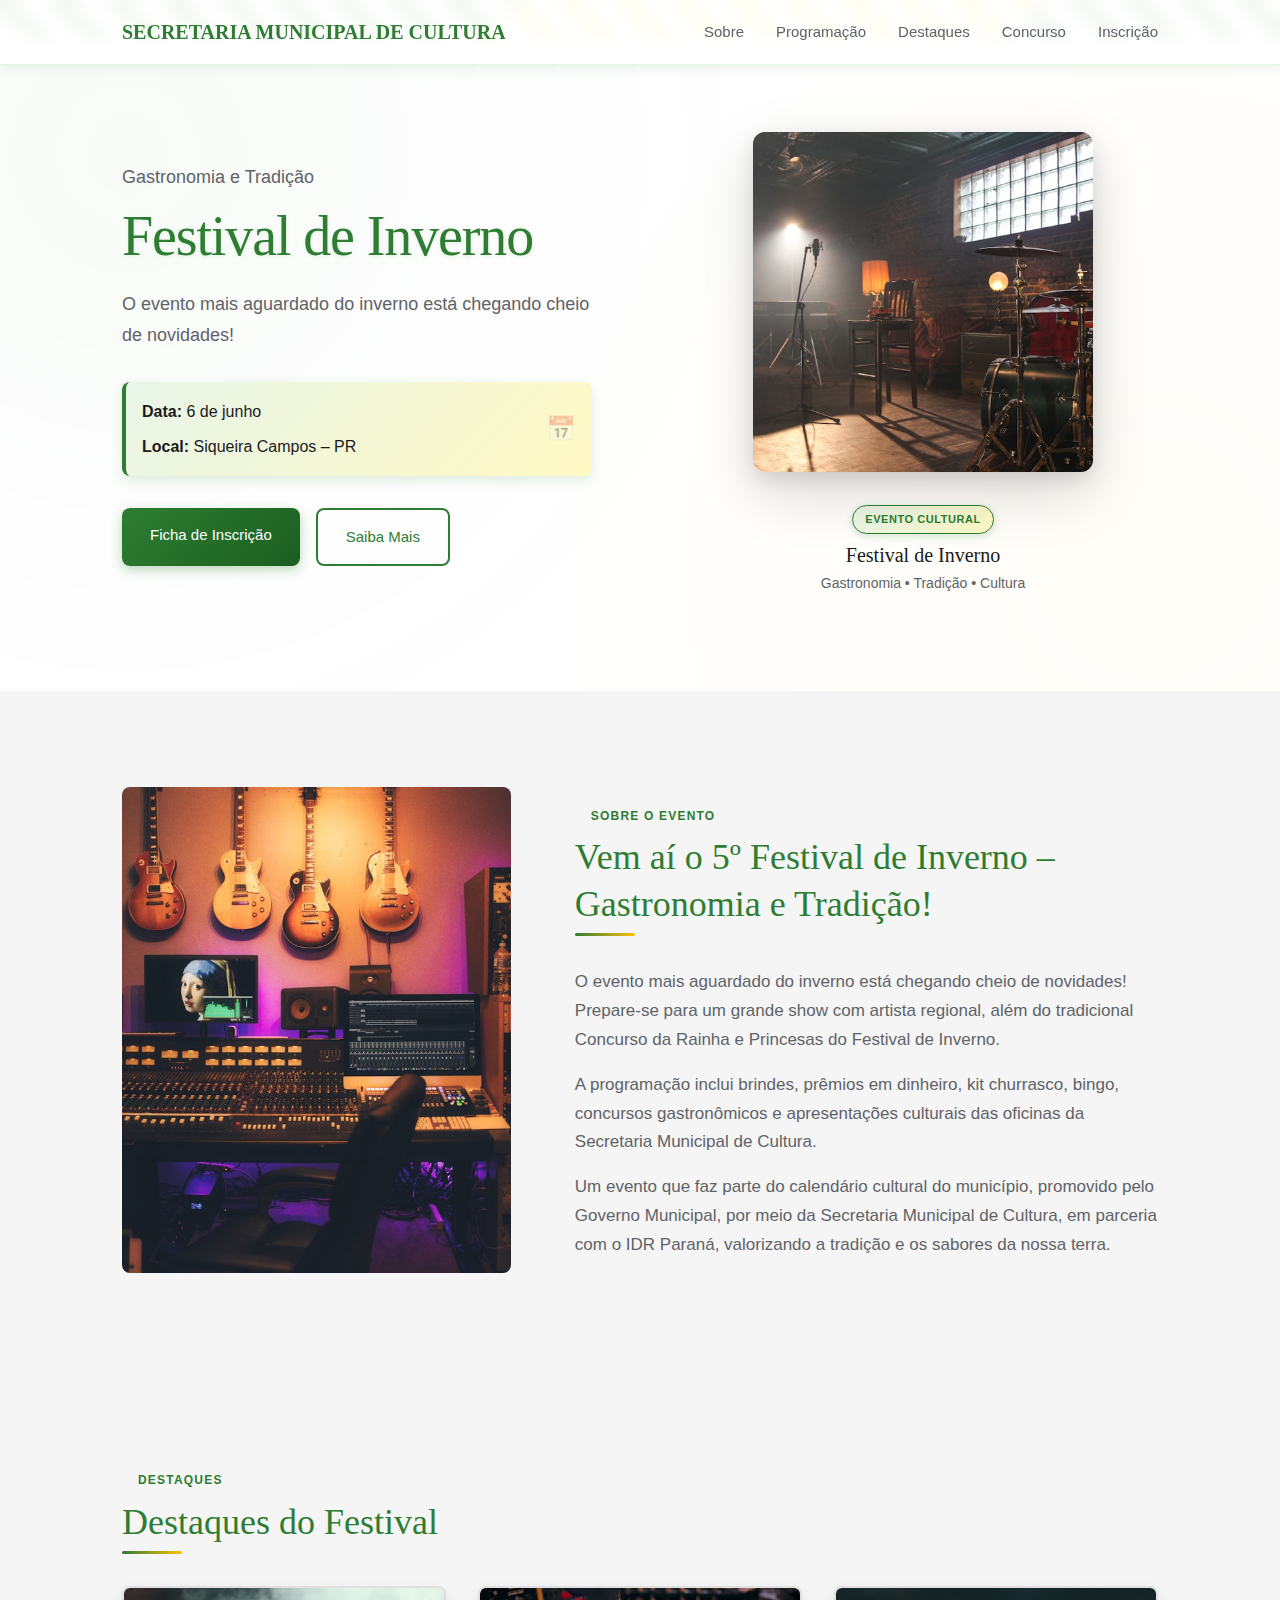
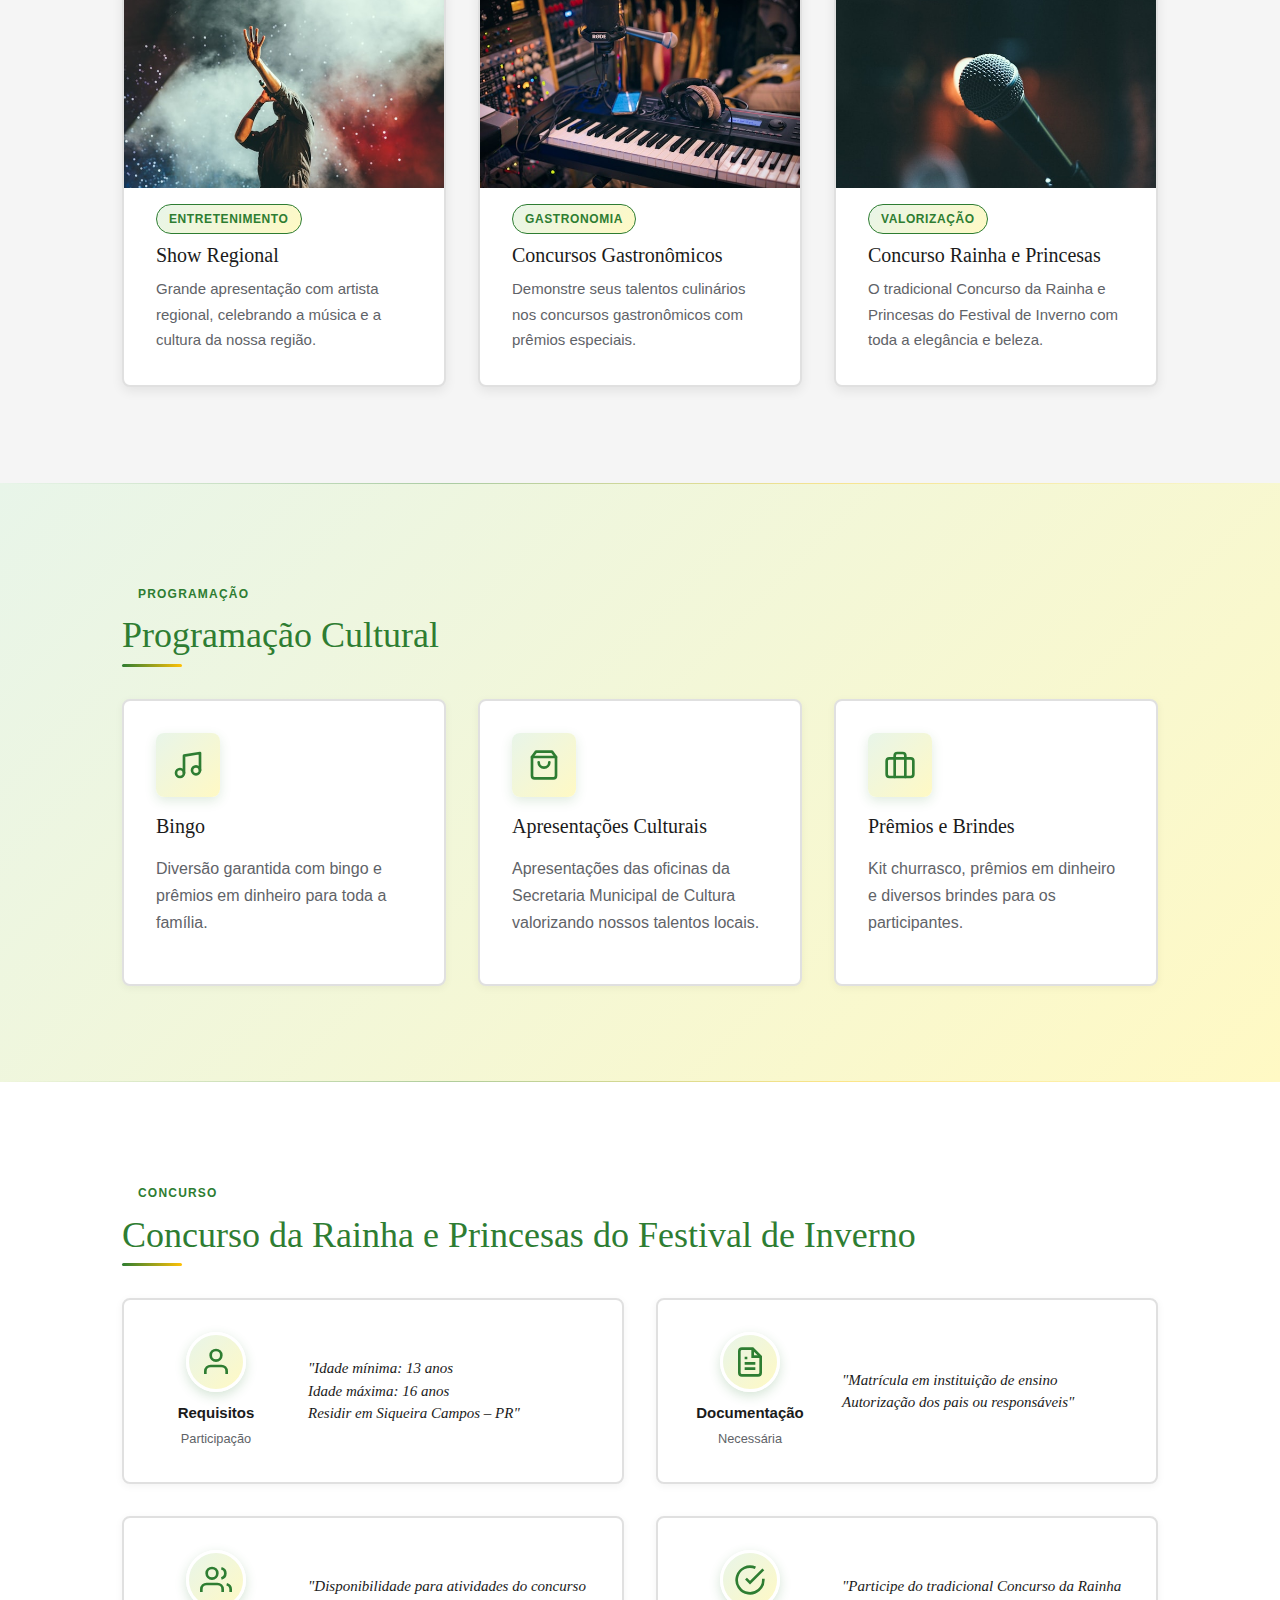
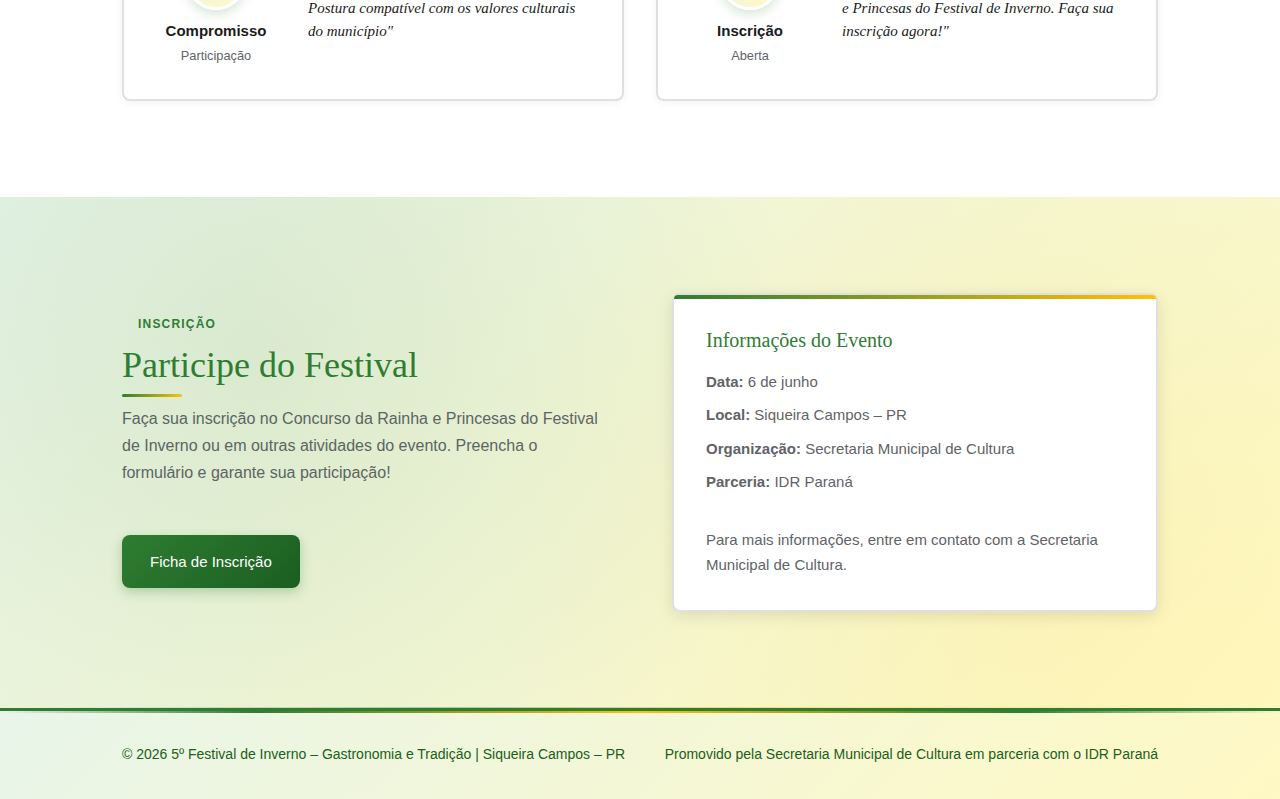
<file: index.html>
<!DOCTYPE html>
<html lang="pt-BR">
<head>
    <meta charset="UTF-8">
    <meta name="viewport" content="width=device-width, initial-scale=1.0">
    <meta name="description" content="5º Festival de Inverno – Gastronomia e Tradição em Siqueira Campos - PR">
    <title>5º Festival de Inverno – Gastronomia e Tradição | Siqueira Campos - PR</title>
    <link rel="stylesheet" href="tooplate-musician-style.css">
<!--

Tooplate 2155 Modern Musician
Free HTML CSS Template

-->
</head>
<body>
    <!-- Header -->
    <header class="header">
        <div class="container header-inner">
            <a href="#" class="logo">SECRETARIA MUNICIPAL DE CULTURA</a>
            <button class="nav-toggle" aria-label="Toggle navigation" aria-expanded="false">
                <span></span>
                <span></span>
                <span></span>
            </button>
            <nav class="nav" id="nav">
                <ul class="nav-list">
                    <li><a href="#about" class="nav-link">Sobre</a></li>
                    <li><a href="#services" class="nav-link">Programação</a></li>
                    <li><a href="#work" class="nav-link">Destaques</a></li>
                    <li><a href="#testimonials" class="nav-link">Concurso</a></li>
                    <li><a href="#contact" class="nav-link">Inscrição</a></li>
                </ul>
            </nav>
        </div>
    </header>

    <!-- Decorative Bandeirinhas -->
    <div class="bandeirinhas-top"></div>

    <!-- Hero Section -->
    <section class="hero" id="hero">
        <div class="container">
            <div class="hero-grid">
                <div class="hero-content">
                    <p class="hero-tagline">Gastronomia e Tradição</p>
                    <h1>Festival de Inverno</h1>
                    <p class="hero-description">O evento mais aguardado do inverno está chegando cheio de novidades!</p>
                    
                    <div class="hero-date-location">
                        <p><strong>Data:</strong> 6 de junho</p>
                        <p><strong>Local:</strong> Siqueira Campos – PR</p>
                    </div>

                    <div class="btn-group">
                        <a href="https://docs.google.com/forms/d/e/1FAIpQLSeGDtl_o3GaMQIgjXlxf1NsJmhQLMik0I88Origv6YiCmIWGA/viewform" target="_blank" class="btn btn-primary">Ficha de Inscrição</a>
                        <a href="#about" class="btn btn-secondary">Saiba Mais</a>
                    </div>
                </div>

                <!-- Hero Visual -->
                <div class="hero-visual">
                    <div class="album-showcase">
                        <div class="album-cover">
                            <img src="images/musician-image-01.jpg" alt="Festival de Inverno">
                            <div class="album-reflection"></div>
                        </div>
                        <div class="album-info-card">
                            <span class="album-badge">Evento Cultural</span>
                            <h3>Festival de Inverno</h3>
                            <p>Gastronomia • Tradição • Cultura</p>
                        </div>
                    </div>
                </div>
            </div>
        </div>
    </section>

    <!-- About Section -->
    <section class="about" id="about">
        <div class="container">
            <div class="about-grid">
                <div class="about-image">
                    <img src="images/musician-image-02.jpg" alt="Festival de Inverno - Gastronomia e Tradição">
                </div>
                <div class="about-text">
                    <span class="section-label">Sobre o Evento</span>
                    <h2>Vem aí o 5º Festival de Inverno – Gastronomia e Tradição!</h2>
                    <p>O evento mais aguardado do inverno está chegando cheio de novidades! Prepare-se para um grande show com artista regional, além do tradicional Concurso da Rainha e Princesas do Festival de Inverno.</p>
                    <p>A programação inclui brindes, prêmios em dinheiro, kit churrasco, bingo, concursos gastronômicos e apresentações culturais das oficinas da Secretaria Municipal de Cultura.</p>
                    <p>Um evento que faz parte do calendário cultural do município, promovido pelo Governo Municipal, por meio da Secretaria Municipal de Cultura, em parceria com o IDR Paraná, valorizando a tradição e os sabores da nossa terra.</p>
                </div>
            </div>
        </div>
    </section>

 <!-- Featured Work Section -->
 <section class="work" id="work">
    <div class="container">
        <span class="section-label">Destaques</span>
        <h2>Destaques do Festival</h2>
        <div class="work-grid">
            <article class="work-card">
                <div class="work-image">
                    <img src="images/musician-image-03.jpg" alt="Show Regional">
                </div>
                <div class="work-info">
                    <span class="work-category">Entretenimento</span>
                    <h3>Show Regional</h3>
                    <p>Grande apresentação com artista regional, celebrando a música e a cultura da nossa região.</p>
                </div>
            </article>
            <article class="work-card">
                <div class="work-image">
                    <img src="images/musician-image-04.jpg" alt="Gastronomia">
                </div>
                <div class="work-info">
                    <span class="work-category">Gastronomia</span>
                    <h3>Concursos Gastronômicos</h3>
                    <p>Demonstre seus talentos culinários nos concursos gastronômicos com prêmios especiais.</p>
                </div>
            </article>
            <article class="work-card">
                <div class="work-image">
                    <img src="images/musician-image-05.jpg" alt="Cultura">
                </div>
                <div class="work-info">
                    <span class="work-category">Valorização</span>
                    <h3>Concurso Rainha e Princesas</h3>
                    <p>O tradicional Concurso da Rainha e Princesas do Festival de Inverno com toda a elegância e beleza.</p>
                </div>
            </article>
        </div>
    </div>
</section>
  
  <!-- Services Section -->
  <section class="services" id="services">
    <div class="container">
        <span class="section-label">Programação</span>
        <h2>Programação Cultural</h2>
        <div class="services-grid">
            <article class="service-card">
                <div class="service-icon">
                    <svg width="24" height="24" viewBox="0 0 24 24" fill="none" stroke="currentColor" stroke-width="2" stroke-linecap="round" stroke-linejoin="round">
                        <path d="M9 18V5l12-2v13"/>
                        <circle cx="6" cy="18" r="3"/>
                        <circle cx="18" cy="16" r="3"/>
                    </svg>
                </div>
               
                <h3>Bingo</h3>
                <p>Diversão garantida com bingo e prêmios em dinheiro para toda a família.</p>
            </article>
            <article class="service-card">
                <div class="service-icon">
                    <svg width="24" height="24" viewBox="0 0 24 24" fill="none" stroke="currentColor" stroke-width="2" stroke-linecap="round" stroke-linejoin="round">
                        <path d="M6 2L3 6v14a2 2 0 0 0 2 2h14a2 2 0 0 0 2-2V6l-3-4z"/>
                        <line x1="3" y1="6" x2="21" y2="6"/>
                        <path d="M16 10a4 4 0 0 1-8 0"/>
                    </svg>
                </div>
                
                <h3>Apresentações Culturais</h3>
                <p>Apresentações das oficinas da Secretaria Municipal de Cultura valorizando nossos talentos locais.</p>
            </article>
            <article class="service-card">
                <div class="service-icon">
                    <svg width="24" height="24" viewBox="0 0 24 24" fill="none" stroke="currentColor" stroke-width="2" stroke-linecap="round" stroke-linejoin="round">
                        <rect x="2" y="7" width="20" height="14" rx="2" ry="2"/>
                        <path d="M16 21V5a2 2 0 0 0-2-2h-4a2 2 0 0 0-2 2v16"/>
                    </svg>
                </div>
                <h3>Prêmios e Brindes</h3>
                <p>Kit churrasco, prêmios em dinheiro e diversos brindes para os participantes.</p>
            </article>
        </div>
    </div>
</section>

    <!-- Testimonials Section -->
    <section class="testimonials" id="testimonials">
        <div class="container">
            <span class="section-label">Concurso</span>
            <h2>Concurso da Rainha e Princesas do Festival de Inverno</h2>
            <div class="testimonials-grid">
                <article class="testimonial-card">
                    <div class="testimonial-author">
                        <div class="testimonial-avatar">
                            <svg width="60" height="60" viewBox="0 0 24 24" fill="none" stroke="currentColor" stroke-width="2">
                                <path d="M20 21v-2a4 4 0 0 0-4-4H8a4 4 0 0 0-4 4v2"/>
                                <circle cx="12" cy="7" r="4"/>
                            </svg>
                        </div>
                        <p class="testimonial-name">Requisitos</p>
                        <p class="testimonial-role">Participação</p>
                    </div>
                    <p class="testimonial-text">"Idade mínima: 13 anos<br>Idade máxima: 16 anos<br>Residir em Siqueira Campos – PR"</p>
                </article>
                <article class="testimonial-card">
                    <div class="testimonial-author">
                        <div class="testimonial-avatar">
                            <svg width="60" height="60" viewBox="0 0 24 24" fill="none" stroke="currentColor" stroke-width="2">
                                <path d="M14 2H6a2 2 0 0 0-2 2v16a2 2 0 0 0 2 2h12a2 2 0 0 0 2-2V8z"/>
                                <polyline points="14 2 14 8 20 8"/>
                                <line x1="16" y1="13" x2="8" y2="13"/>
                                <line x1="16" y1="17" x2="8" y2="17"/>
                                <polyline points="10 9 9 9 8 9"/>
                            </svg>
                        </div>
                        <p class="testimonial-name">Documentação</p>
                        <p class="testimonial-role">Necessária</p>
                    </div>
                    <p class="testimonial-text">"Matrícula em instituição de ensino<br>Autorização dos pais ou responsáveis"</p>
                </article>
                <article class="testimonial-card">
                    <div class="testimonial-author">
                        <div class="testimonial-avatar">
                            <svg width="60" height="60" viewBox="0 0 24 24" fill="none" stroke="currentColor" stroke-width="2">
                                <path d="M17 21v-2a4 4 0 0 0-4-4H5a4 4 0 0 0-4 4v2"/>
                                <circle cx="9" cy="7" r="4"/>
                                <path d="M23 21v-2a4 4 0 0 0-3-3.87"/>
                                <path d="M16 3.13a4 4 0 0 1 0 7.75"/>
                            </svg>
                        </div>
                        <p class="testimonial-name">Compromisso</p>
                        <p class="testimonial-role">Participação</p>
                    </div>
                    <p class="testimonial-text">"Disponibilidade para atividades do concurso<br>Postura compatível com os valores culturais do município"</p>
                </article>
                <article class="testimonial-card">
                    <div class="testimonial-author">
                        <div class="testimonial-avatar">
                            <svg width="60" height="60" viewBox="0 0 24 24" fill="none" stroke="currentColor" stroke-width="2">
                                <path d="M22 11.08V12a10 10 0 1 1-5.93-9.14"/>
                                <polyline points="22 4 12 14.01 9 11.01"/>
                            </svg>
                        </div>
                        <p class="testimonial-name">Inscrição</p>
                        <p class="testimonial-role">Aberta</p>
                    </div>
                    <p class="testimonial-text">"Participe do tradicional Concurso da Rainha e Princesas do Festival de Inverno. Faça sua inscrição agora!"</p>
                </article>
            </div>
        </div>
    </section>

    <!-- Contact Section -->
    <section class="contact" id="contact">
        <div class="container">
            <div class="contact-grid">
                <div class="contact-info">
                    <span class="section-label">Inscrição</span>
                    <h2>Participe do Festival</h2>
                    <p>Faça sua inscrição no Concurso da Rainha e Princesas do Festival de Inverno ou em outras atividades do evento. Preencha o formulário e garante sua participação!</p>
                    <a href="https://docs.google.com/forms/d/e/1FAIpQLSeGDtl_o3GaMQIgjXlxf1NsJmhQLMik0I88Origv6YiCmIWGA/viewform" target="_blank" class="btn btn-primary" style="margin-top: var(--space-md);">Ficha de Inscrição</a>
                </div>
                <div class="contact-form-wrapper">
                    <div class="contact-form-info">
                        <h3>Informações do Evento</h3>
                        <p><strong>Data:</strong> 6 de junho</p>
                        <p><strong>Local:</strong> Siqueira Campos – PR</p>
                        <p><strong>Organização:</strong> Secretaria Municipal de Cultura</p>
                        <p><strong>Parceria:</strong> IDR Paraná</p>
                        <p style="margin-top: var(--space-md);">Para mais informações, entre em contato com a Secretaria Municipal de Cultura.</p>
                    </div>
                </div>
            </div>
        </div>
    </section>

    <!-- Footer -->
    <footer class="footer">
        <div class="container footer-content">
            <p class="footer-copyright">© 2026 5º Festival de Inverno – Gastronomia e Tradição | Siqueira Campos – PR</p>
            <p class="footer-copyright">Promovido pela Secretaria Municipal de Cultura em parceria com o IDR Paraná</p>
        </div>
    </footer>

    <!-- JavaScript for navigation and audio player -->
    <script src="tooplate-musician-script.js"></script>
</body>

</html>
</file>
<file: tooplate-musician-style.css>
@charset "utf-8";
/* CSS Document 

Tooplate 2155 Modern Musician

https://www.tooplate.com/view/2155-modern-musician

*/
:root {
	/* Colors - Brazilian Theme (Green & Yellow) */
	--color-primary: #2E7D32;
	--color-primary-light: #E8F5E9;
	--color-primary-dark: #1B5E20;
	--color-accent: #FFC107;
	--color-accent-light: #FFF9C4;
	--color-text: #1B1B1B;
	--color-text-light: #5F6368;
	--color-bg: #FFFFFF;
	--color-bg-alt: #F5F5F5;
	--color-white: #FFFFFF;
	--color-border: #E0E0E0;

	/* Typography */
	--font-main: -apple-system, BlinkMacSystemFont, "Segoe UI", Roboto, "Helvetica Neue", Arial, sans-serif;
	--font-heading: "Georgia", "Times New Roman", serif;

	/* Spacing */
	--space-xs: 0.5rem;
	--space-sm: 1rem;
	--space-md: 2rem;
	--space-lg: 4rem;
	--space-xl: 6rem;

	/* Layout */
	--max-width: 1100px;
	--border-radius: 8px;
}

/* ===========================================
           Reset & Base Styles
           =========================================== */
*,
*::before,
*::after {
	box-sizing: border-box;
	margin: 0;
	padding: 0;
}

html {
	scroll-behavior: smooth;
}

body {
	font-family: var(--font-main);
	font-size: 1rem;
	line-height: 1.7;
	color: var(--color-text);
	background-color: var(--color-bg);
	position: relative;
}

/* Decorative Bandeirinhas */
.bandeirinhas-top {
	position: relative;
	height: 40px;
	background: linear-gradient(135deg, 
		var(--color-primary) 0%, 
		var(--color-primary) 20%,
		var(--color-accent) 20%,
		var(--color-accent) 40%,
		var(--color-primary) 40%,
		var(--color-primary) 60%,
		var(--color-accent) 60%,
		var(--color-accent) 80%,
		var(--color-primary) 80%,
		var(--color-primary) 100%);
	background-size: 200% 100%;
	animation: bandeirinhas-shift 3s ease-in-out infinite;
	mask-image: repeating-linear-gradient(
		45deg,
		transparent 0px,
		transparent 20px,
		black 20px,
		black 40px
	);
	-webkit-mask-image: repeating-linear-gradient(
		45deg,
		transparent 0px,
		transparent 20px,
		black 20px,
		black 40px
	);
	margin-bottom: -20px;
	z-index: 1;
}

@keyframes bandeirinhas-shift {
	0%, 100% { background-position: 0% 0%; }
	50% { background-position: 100% 0%; }
}

/* Section separation via alternating backgrounds (no dividers) */
.about,
.work,
.testimonials {
	background-color: var(--color-bg);
}

.services,
.contact {
	background: linear-gradient(135deg, var(--color-primary-light) 0%, var(--color-accent-light) 100%);
}

/* subtle top/bottom edge so the gradient sections feel like “separators” */
.services,
.contact {
	position: relative;
}

.services::before,
.services::after,
.contact::after {
	content: '';
	position: absolute;
	left: 0;
	right: 0;
	height: 1px;
	background: linear-gradient(to right, transparent 0%, rgba(46, 125, 50, 0.35) 35%, rgba(255, 193, 7, 0.35) 65%, transparent 100%);
	pointer-events: none;
}

.services::before {
	top: 0;
}

.services::after,
.contact::after {
	bottom: 0;
}

img {
	max-width: 100%;
	height: auto;
	display: block;
}

a {
	color: var(--color-primary);
	text-decoration: none;
	transition: color 0.2s ease;
}

a:hover {
	color: var(--color-primary-dark);
}

/* ===========================================
           Typography
           =========================================== */
h1,
h2,
h3,
h4 {
	font-family: var(--font-heading);
	font-weight: 400;
	line-height: 1.3;
	color: var(--color-text);
}

h1 {
	font-size: clamp(2.5rem, 5vw, 3.5rem);
	letter-spacing: -0.02em;
	color: var(--color-primary);
	text-shadow: 0 2px 4px rgba(46, 125, 50, 0.1);
}

h2 {
	font-size: clamp(1.75rem, 3vw, 2.25rem);
	margin-bottom: var(--space-md);
	color: var(--color-primary);
	position: relative;
	padding-bottom: var(--space-xs);
}

h2::after {
	content: '';
	position: absolute;
	bottom: 0;
	left: 0;
	width: 60px;
	height: 3px;
	background: linear-gradient(to right, var(--color-primary), var(--color-accent));
	border-radius: 2px;
}

h3 {
	font-size: 1.25rem;
	margin-bottom: var(--space-sm);
}

p {
	margin-bottom: var(--space-sm);
}

/* ===========================================
           Layout Components
           =========================================== */
.container {
	width: 100%;
	max-width: var(--max-width);
	margin: 0 auto;
	padding: 0 var(--space-md);
}

section {
	padding: var(--space-xl) 0;
}

.section-label {
	font-family: var(--font-main);
	font-size: 0.75rem;
	font-weight: 600;
	letter-spacing: 0.1em;
	text-transform: uppercase;
	color: var(--color-primary);
	margin-bottom: var(--space-xs);
	position: relative;
	display: inline-block;
	padding-left: var(--space-sm);
}

/* removed festive icon from titles/labels per request */
.section-label::before {
	content: '';
}

/* ===========================================
           Buttons
           =========================================== */
.btn {
	display: inline-block;
	padding: 0.875rem 1.75rem;
	font-family: var(--font-main);
	font-size: 0.9375rem;
	font-weight: 500;
	text-align: center;
	border: none;
	border-radius: var(--border-radius);
	cursor: pointer;
	transition: all 0.2s ease;
}

.btn-primary {
	background: linear-gradient(135deg, var(--color-primary) 0%, var(--color-primary-dark) 100%);
	color: var(--color-white);
	box-shadow: 0 4px 12px rgba(46, 125, 50, 0.3);
	position: relative;
	overflow: hidden;
}

.btn-primary::before {
	content: '';
	position: absolute;
	top: 0;
	left: -100%;
	width: 100%;
	height: 100%;
	background: linear-gradient(90deg, transparent, rgba(255, 255, 255, 0.3), transparent);
	transition: left 0.5s ease;
}

.btn-primary:hover {
	background: linear-gradient(135deg, var(--color-primary-dark) 0%, var(--color-primary) 100%);
	color: var(--color-white);
	box-shadow: 0 6px 20px rgba(46, 125, 50, 0.4);
	transform: translateY(-2px);
}

.btn-primary:hover::before {
	left: 100%;
}

.btn-secondary {
	background-color: transparent;
	color: var(--color-primary);
	border: 2px solid var(--color-primary);
	position: relative;
	overflow: hidden;
}

.btn-secondary::before {
	content: '';
	position: absolute;
	top: 0;
	left: 0;
	width: 0;
	height: 100%;
	background: var(--color-accent-light);
	transition: width 0.3s ease;
	z-index: -1;
}

.btn-secondary:hover {
	background-color: var(--color-accent-light);
	border-color: var(--color-accent);
	color: var(--color-primary-dark);
	box-shadow: 0 4px 12px rgba(255, 193, 7, 0.3);
	transform: translateY(-2px);
}

.btn-secondary:hover::before {
	width: 100%;
}

.btn-group {
	display: flex;
	flex-wrap: wrap;
	gap: var(--space-sm);
}

/* ===========================================
           Header & Navigation
           =========================================== */
.header {
	position: fixed;
	top: 0;
	left: 0;
	right: 0;
	background-color: rgba(255, 255, 255, 0.95);
	backdrop-filter: blur(8px);
	z-index: 100;
	border-bottom: 2px solid var(--color-primary-light);
	box-shadow: 0 2px 12px rgba(46, 125, 50, 0.1);
}

.header-inner {
	display: flex;
	align-items: center;
	justify-content: space-between;
	height: 4rem;
}

.logo {
	font-family: var(--font-heading);
	font-size: 1.25rem;
	color: var(--color-primary);
	font-weight: 600;
	position: relative;
	transition: color 0.3s ease;
}

.logo:hover {
	color: var(--color-primary-dark);
}

.nav-list {
	display: flex;
	gap: var(--space-md);
	list-style: none;
}

.nav-link {
	font-size: 0.9375rem;
	color: var(--color-text-light);
	position: relative;
	transition: color 0.3s ease;
	padding: 4px 0;
}

.nav-link::after {
	content: '';
	position: absolute;
	bottom: 0;
	left: 0;
	width: 0;
	height: 2px;
	background: linear-gradient(to right, var(--color-primary), var(--color-accent));
	transition: width 0.3s ease;
}

.nav-link:hover {
	color: var(--color-primary);
}

.nav-link:hover::after {
	width: 100%;
}

.nav-toggle {
	display: none;
	background: none;
	border: none;
	cursor: pointer;
	padding: var(--space-xs);
}

.nav-toggle span {
	display: block;
	width: 24px;
	height: 2px;
	background-color: var(--color-text);
	margin: 5px 0;
	transition: 0.2s;
}

/* ===========================================
           Hero Section
           =========================================== */
.hero {
	display: flex;
	align-items: center;
	padding-top: 7rem;
	padding-bottom: var(--space-xl);
	background-color: var(--color-bg);
	position: relative;
}

.hero::before {
	content: '';
	position: absolute;
	top: 0;
	left: 0;
	right: 0;
	bottom: 0;
	background-image: 
		radial-gradient(circle at 10% 20%, rgba(46, 125, 50, 0.03) 0%, transparent 50%),
		radial-gradient(circle at 90% 80%, rgba(255, 193, 7, 0.03) 0%, transparent 50%);
	pointer-events: none;
	z-index: 0;
}

.hero .container {
	position: relative;
	z-index: 1;
}

.hero-grid {
	display: grid;
	grid-template-columns: 1fr;
	gap: var(--space-lg);
	align-items: center;
}

.hero-content {
	max-width: 540px;
}

.hero-tagline {
	font-size: 1.125rem;
	color: var(--color-text-light);
	margin-bottom: var(--space-xs);
}

.hero h1 {
	margin-bottom: var(--space-sm);
}

.hero-description {
	font-size: 1.125rem;
	color: var(--color-text-light);
	margin-bottom: var(--space-md);
}

/* Hero Visual / Album Showcase */
.hero-visual {
	display: flex;
	justify-content: center;
	align-items: center;
}

.album-showcase {
	position: relative;
	display: flex;
	flex-direction: column;
	align-items: center;
	gap: var(--space-md);
}

.album-cover {
	position: relative;
	width: 280px;
	height: 280px;
	border-radius: 12px;
	overflow: hidden;
	box-shadow:
		0 20px 60px rgba(0, 0, 0, 0.15),
		0 8px 20px rgba(0, 0, 0, 0.1);
}

.album-cover img {
	width: 100%;
	height: 100%;
	object-fit: cover;
}

.album-reflection {
	position: absolute;
	inset: 0;
	background: linear-gradient(135deg,
			rgba(255, 255, 255, 0.2) 0%,
			rgba(255, 255, 255, 0) 50%);
	pointer-events: none;
}

.audio-visualizer {
	display: flex;
	align-items: flex-end;
	justify-content: center;
	gap: 4px;
	height: 40px;
	padding: var(--space-sm) var(--space-md);
	background-color: var(--color-white);
	border-radius: var(--border-radius);
	border: 1px solid var(--color-border);
}

.audio-visualizer .bar {
	width: 4px;
	background-color: var(--color-primary);
	border-radius: 2px;
	height: 8px;
	transition: height 0.1s ease;
}

.audio-visualizer.playing .bar {
	animation: visualizer 0.5s ease-in-out infinite alternate;
}

.audio-visualizer .bar:nth-child(1) {
	height: 12px;
	animation-delay: 0s;
}

.audio-visualizer .bar:nth-child(2) {
	height: 20px;
	animation-delay: 0.1s;
}

.audio-visualizer .bar:nth-child(3) {
	height: 16px;
	animation-delay: 0.15s;
}

.audio-visualizer .bar:nth-child(4) {
	height: 28px;
	animation-delay: 0.2s;
}

.audio-visualizer .bar:nth-child(5) {
	height: 24px;
	animation-delay: 0.05s;
}

.audio-visualizer .bar:nth-child(6) {
	height: 32px;
	animation-delay: 0.25s;
}

.audio-visualizer .bar:nth-child(7) {
	height: 28px;
	animation-delay: 0.1s;
}

.audio-visualizer .bar:nth-child(8) {
	height: 20px;
	animation-delay: 0.3s;
}

.audio-visualizer .bar:nth-child(9) {
	height: 24px;
	animation-delay: 0.15s;
}

.audio-visualizer .bar:nth-child(10) {
	height: 16px;
	animation-delay: 0.2s;
}

.audio-visualizer .bar:nth-child(11) {
	height: 20px;
	animation-delay: 0.05s;
}

.audio-visualizer .bar:nth-child(12) {
	height: 12px;
	animation-delay: 0.25s;
}

@keyframes visualizer {
	0% {
		transform: scaleY(0.3);
	}

	100% {
		transform: scaleY(1);
	}
}

.album-info-card {
	text-align: center;
}

.album-badge {
	display: inline-block;
	padding: 4px 12px;
	font-size: 0.6875rem;
	font-weight: 600;
	letter-spacing: 0.05em;
	text-transform: uppercase;
	color: var(--color-primary);
	background: linear-gradient(135deg, var(--color-primary-light) 0%, var(--color-accent-light) 100%);
	border-radius: 20px;
	margin-bottom: var(--space-xs);
	border: 1px solid var(--color-primary);
	box-shadow: 0 2px 8px rgba(46, 125, 50, 0.2);
}

.album-info-card h3 {
	font-family: var(--font-heading);
	font-size: 1.25rem;
	margin-bottom: 4px;
}

.album-info-card p {
	font-size: 0.875rem;
	color: var(--color-text-light);
	margin-bottom: 0;
}

@media (min-width: 900px) {
	.hero-grid {
		grid-template-columns: 1fr 1fr;
		gap: var(--space-xl);
	}

	.album-cover {
		width: 340px;
		height: 340px;
	}
}

.hero-description {
	font-size: 1.125rem;
	color: var(--color-text-light);
	margin-bottom: var(--space-md);
	max-width: 480px;
}

.hero-date-location {
	margin-bottom: var(--space-md);
	padding: var(--space-sm);
	background: linear-gradient(135deg, var(--color-primary-light) 0%, var(--color-accent-light) 100%);
	border-radius: var(--border-radius);
	border-left: 4px solid var(--color-primary);
	box-shadow: 0 4px 12px rgba(46, 125, 50, 0.15);
	position: relative;
}

.hero-date-location::before {
	content: '📅';
	position: absolute;
	right: var(--space-sm);
	top: 50%;
	transform: translateY(-50%);
	font-size: 1.5rem;
	opacity: 0.3;
}

.hero-date-location p {
	margin-bottom: var(--space-xs);
	color: var(--color-text);
	font-size: 1rem;
}

.hero-date-location p:last-child {
	margin-bottom: 0;
}

/* ===========================================
           Audio Player
           =========================================== */
.audio-player {
	display: flex;
	align-items: center;
	gap: var(--space-sm);
	padding: var(--space-sm) var(--space-md);
	background-color: var(--color-white);
	border: 1px solid var(--color-border);
	border-radius: var(--border-radius);
	margin-bottom: var(--space-md);
	max-width: 420px;
	user-select: none;
}

.audio-play-btn {
	width: 44px;
	height: 44px;
	min-width: 44px;
	display: flex;
	align-items: center;
	justify-content: center;
	background-color: var(--color-primary);
	color: var(--color-white);
	border: none;
	border-radius: 50%;
	cursor: pointer;
	transition: background-color 0.2s ease, transform 0.1s ease;
}

.audio-play-btn:hover {
	background-color: var(--color-primary-dark);
}

.audio-play-btn:active {
	transform: scale(0.95);
}

.audio-info {
	flex: 1;
	min-width: 0;
}

.audio-track-row {
	display: flex;
	align-items: flex-start;
	justify-content: space-between;
	gap: var(--space-sm);
	margin-bottom: 8px;
}

.audio-track-info {
	display: flex;
	flex-direction: column;
}

.audio-title {
	font-size: 0.9375rem;
	font-weight: 600;
	color: var(--color-text);
	white-space: nowrap;
	overflow: hidden;
	text-overflow: ellipsis;
}

.audio-artist {
	font-size: 0.75rem;
	color: var(--color-text-light);
}

.audio-progress-wrap {
	display: flex;
	flex-direction: column;
	gap: 6px;
}

.audio-progress-bar {
	position: relative;
	height: 6px;
	cursor: pointer;
	padding: 8px 0;
	margin: -8px 0;
}

.audio-progress-bg {
	position: absolute;
	top: 50%;
	left: 0;
	right: 0;
	height: 6px;
	transform: translateY(-50%);
	background-color: var(--color-bg-alt);
	border-radius: 3px;
}

.audio-progress {
	position: absolute;
	top: 50%;
	left: 0;
	height: 6px;
	width: 0%;
	transform: translateY(-50%);
	background-color: var(--color-primary);
	border-radius: 3px;
	pointer-events: none;
}

.audio-progress-handle {
	position: absolute;
	top: 50%;
	left: 0%;
	width: 16px;
	height: 16px;
	background-color: var(--color-primary);
	border: 2px solid var(--color-white);
	border-radius: 50%;
	transform: translate(-50%, -50%);
	box-shadow: 0 2px 6px rgba(0, 0, 0, 0.2);
	cursor: grab;
	transition: transform 0.1s ease;
}

.audio-progress-handle:hover,
.audio-progress-handle.dragging {
	transform: translate(-50%, -50%) scale(1.2);
}

.audio-progress-handle.dragging {
	cursor: grabbing;
}

.audio-time {
	display: flex;
	justify-content: space-between;
	font-size: 0.6875rem;
	color: var(--color-text-light);
	font-variant-numeric: tabular-nums;
}

/* Volume Control */
.volume-control {
	display: none;
	align-items: center;
	gap: 6px;
}

.volume-icon {
	color: var(--color-text-light);
	flex-shrink: 0;
}

.volume-slider {
	-webkit-appearance: none;
	appearance: none;
	width: 50px;
	height: 3px;
	background: var(--color-bg-alt);
	border-radius: 2px;
	outline: none;
	cursor: pointer;
}

.volume-slider::-webkit-slider-thumb {
	-webkit-appearance: none;
	appearance: none;
	width: 10px;
	height: 10px;
	background: var(--color-primary);
	border-radius: 50%;
	cursor: pointer;
	transition: transform 0.1s ease;
}

.volume-slider::-webkit-slider-thumb:hover {
	transform: scale(1.2);
}

.volume-slider::-moz-range-thumb {
	width: 10px;
	height: 10px;
	background: var(--color-primary);
	border: none;
	border-radius: 50%;
	cursor: pointer;
}

@media (min-width: 400px) {
	.volume-control {
		display: flex;
	}
}

/* ===========================================
           About Section
           =========================================== */
.about {
	background-color: var(--color-bg-alt);
}


.about-grid {
	display: grid;
	grid-template-columns: 1fr;
	gap: var(--space-lg);
	align-items: center;
}

.about-image {
	aspect-ratio: 4 / 5;
	background-color: var(--color-border);
	border-radius: var(--border-radius);
	overflow: hidden;
	max-width: 280px;
}

.about-image img {
	width: 100%;
	height: 100%;
	object-fit: cover;
}

@media (min-width: 768px) {
	.about-image {
		max-width: none;
	}
}

.about-text p {
	color: var(--color-text-light);
	font-size: 1.0625rem;
}

.about-text p:last-child {
	margin-bottom: 0;
}

.about-text p.about-note {
	font-size: 0.875rem;
	color: var(--color-text-light);
	margin-top: var(--space-md);
	padding: var(--space-sm);
	background-color: var(--color-bg);
	border: 1px solid var(--color-border);
	border-radius: var(--border-radius);
	width: 94%;
}

/* ===========================================
           Services Section
           =========================================== */
.services-grid {
	display: grid;
	grid-template-columns: 1fr;
	gap: var(--space-md);
}

@media (min-width: 640px) {
	.services-grid {
		grid-template-columns: repeat(2, 1fr);
	}
}

@media (min-width: 1024px) {
	.services-grid {
		grid-template-columns: repeat(3, 1fr);
	}
}

.service-card {
	padding: var(--space-md);
	background-color: var(--color-white);
	border: 2px solid var(--color-border);
	border-radius: var(--border-radius);
	transition: all 0.3s ease;
	position: relative;
	box-shadow: 0 2px 8px rgba(0, 0, 0, 0.05);
}

.service-card::before {
	content: '';
	position: absolute;
	top: 0;
	left: 0;
	right: 0;
	height: 4px;
	background: linear-gradient(to right, var(--color-primary), var(--color-accent));
	border-radius: var(--border-radius) var(--border-radius) 0 0;
	opacity: 0;
	transition: opacity 0.3s ease;
}

.service-card:hover {
	border-color: var(--color-primary);
	box-shadow: 0 8px 24px rgba(46, 125, 50, 0.15);
	transform: translateY(-4px);
}

.service-card:hover::before {
	opacity: 1;
}

.service-icon {
	width: 64px;
	height: 64px;
	display: flex;
	align-items: center;
	justify-content: center;
	background: linear-gradient(135deg, var(--color-primary-light) 0%, var(--color-accent-light) 100%);
	border-radius: var(--border-radius);
	margin-bottom: var(--space-sm);
	color: var(--color-primary);
	box-shadow: 0 4px 12px rgba(46, 125, 50, 0.15);
	transition: all 0.3s ease;
}

.service-card:hover .service-icon {
	background: linear-gradient(135deg, var(--color-primary) 0%, var(--color-accent) 100%);
	color: var(--color-white);
	transform: scale(1.1) rotate(5deg);
	box-shadow: 0 6px 20px rgba(46, 125, 50, 0.3);
}

.service-icon svg {
	width: 32px;
	height: 32px;
}

.service-card p {
	color: var(--color-text-light);
	margin-bottom: var(--space-sm);
}

.btn-small {
	display: inline-block;
	padding: 0.5rem 1rem;
	font-size: 0.8125rem;
	font-weight: 500;
	color: var(--color-primary);
	background-color: transparent;
	border: 1px solid var(--color-primary);
	border-radius: var(--border-radius);
	transition: all 0.2s ease;
}

.btn-small:hover {
	background-color: var(--color-primary);
	color: var(--color-white);
}

/* ===========================================
           Featured Work Section
           =========================================== */
.work {
	background-color: var(--color-bg-alt);
}

.work-grid {
	display: grid;
	grid-template-columns: 1fr;
	gap: var(--space-md);
}

.work-card {
	background-color: var(--color-white);
	border-radius: var(--border-radius);
	overflow: hidden;
	border: 2px solid var(--color-border);
	transition: all 0.3s ease;
	box-shadow: 0 4px 12px rgba(0, 0, 0, 0.08);
	position: relative;
}

.work-card::after {
	content: '';
	position: absolute;
	top: 0;
	left: 0;
	right: 0;
	bottom: 0;
	background: linear-gradient(135deg, rgba(46, 125, 50, 0.05) 0%, rgba(255, 193, 7, 0.05) 100%);
	opacity: 0;
	transition: opacity 0.3s ease;
	pointer-events: none;
}

.work-card:hover {
	transform: translateY(-6px);
	box-shadow: 0 16px 40px rgba(46, 125, 50, 0.2);
	border-color: var(--color-primary);
}

.work-card:hover::after {
	opacity: 1;
}

.work-image {
	aspect-ratio: 16 / 10;
	background-color: var(--color-border);
	overflow: hidden;
}

.work-image img {
	width: 100%;
	height: 100%;
	object-fit: cover;
}

.work-info {
	padding: var(--space-sm) var(--space-md) var(--space-md);
}

.work-category {
	font-size: 0.75rem;
	font-weight: 600;
	letter-spacing: 0.05em;
	text-transform: uppercase;
	color: var(--color-primary);
	margin-bottom: var(--space-xs);
	display: inline-block;
	padding: 4px 12px;
	background: linear-gradient(135deg, var(--color-primary-light) 0%, var(--color-accent-light) 100%);
	border-radius: 20px;
	border: 1px solid var(--color-primary);
}

.work-info h3 {
	margin-bottom: var(--space-xs);
}

.work-info p {
	color: var(--color-text-light);
	font-size: 0.9375rem;
	margin-bottom: 0;
}

/* ===========================================
           Testimonials Section
           =========================================== */
.testimonials-grid {
	display: grid;
	grid-template-columns: 1fr;
	gap: var(--space-md);
}

.testimonial-card {
	display: grid;
	grid-template-columns: 120px 1fr;
	gap: var(--space-md);
	padding: var(--space-md);
	background-color: var(--color-white);
	border: 2px solid var(--color-border);
	border-radius: var(--border-radius);
	align-items: center;
	transition: all 0.3s ease;
	box-shadow: 0 2px 8px rgba(0, 0, 0, 0.05);
	position: relative;
}

.testimonial-card::before {
	content: '';
	position: absolute;
	left: 0;
	top: 0;
	bottom: 0;
	width: 4px;
	background: linear-gradient(to bottom, var(--color-primary), var(--color-accent));
	border-radius: var(--border-radius) 0 0 var(--border-radius);
	opacity: 0;
	transition: opacity 0.3s ease;
}

.testimonial-card:hover {
	border-color: var(--color-primary);
	box-shadow: 0 8px 24px rgba(46, 125, 50, 0.15);
	transform: translateX(4px);
}

.testimonial-card:hover::before {
	opacity: 1;
}

.testimonial-author {
	display: flex;
	flex-direction: column;
	align-items: center;
	text-align: center;
	gap: 2px;
	width: 120px;
}

.testimonial-avatar {
	width: 60px;
	height: 60px;
	background: linear-gradient(135deg, var(--color-primary-light) 0%, var(--color-accent-light) 100%);
	border-radius: 50%;
	overflow: hidden;
	flex-shrink: 0;
	margin-bottom: 6px;
	display: flex;
	align-items: center;
	justify-content: center;
	color: var(--color-primary);
	border: 3px solid var(--color-white);
	box-shadow: 0 4px 12px rgba(46, 125, 50, 0.2);
	transition: all 0.3s ease;
}

.testimonial-avatar svg {
	width: 32px;
	height: 32px;
}

.testimonial-card:hover .testimonial-avatar {
	background: linear-gradient(135deg, var(--color-primary) 0%, var(--color-accent) 100%);
	color: var(--color-white);
	transform: scale(1.1);
	box-shadow: 0 6px 20px rgba(46, 125, 50, 0.3);
}

.testimonial-name {
	font-weight: 600;
	color: var(--color-text);
	font-size: 0.9375rem;
	margin: 0;
}

.testimonial-role {
	font-size: 0.6875rem;
	color: var(--color-text-light);
	margin: 0;
}

.testimonial-text {
	font-family: var(--font-heading);
	font-size: 0.9375rem;
	font-style: italic;
	color: var(--color-text);
	margin-bottom: 0;
	line-height: 1.5;
}

.testimonial-avatar img {
	width: 100%;
	height: 100%;
	object-fit: cover;
}

.testimonial-name {
	font-weight: 600;
	color: var(--color-text);
}

.testimonial-role {
	font-size: 0.8rem;
	color: var(--color-text-light);
}

/* ===========================================
           Contact Section
           =========================================== */
.contact {
	background: linear-gradient(135deg, var(--color-primary-light) 0%, var(--color-accent-light) 100%);
	padding: var(--space-xl) 0;
	position: relative;
}

.contact::before {
	content: '';
	position: absolute;
	top: 0;
	left: 0;
	right: 0;
	bottom: 0;
	background-image: 
		radial-gradient(circle at 20% 30%, rgba(46, 125, 50, 0.1) 0%, transparent 50%),
		radial-gradient(circle at 80% 70%, rgba(255, 193, 7, 0.1) 0%, transparent 50%);
	pointer-events: none;
}

.contact-grid {
	display: grid;
	grid-template-columns: 1fr;
	gap: var(--space-md);
	align-items: center;
}

.contact-info h2 {
	margin-bottom: var(--space-xs);
}

.contact-info p {
	color: var(--color-text-light);
	margin-bottom: var(--space-sm);
}

.contact-form {
	display: flex;
	flex-direction: column;
	gap: var(--space-sm);
}

.form-row {
	display: grid;
	grid-template-columns: 1fr;
	gap: var(--space-sm);
}

.form-input {
	padding: 0.75rem 1rem;
	font-family: var(--font-main);
	font-size: 0.9375rem;
	border: 1px solid var(--color-border);
	border-radius: var(--border-radius);
	background-color: var(--color-white);
	transition: border-color 0.2s ease;
}

.form-input:focus {
	outline: none;
	border-color: var(--color-primary);
}

.form-textarea {
	resize: vertical;
	min-height: 80px;
}

.contact-form .btn {
	align-self: flex-start;
}

.contact-form-wrapper {
	display: flex;
	flex-direction: column;
	gap: var(--space-sm);
}

.contact-form-info {
	padding: var(--space-md);
	background-color: var(--color-white);
	border: 2px solid var(--color-border);
	border-radius: var(--border-radius);
	box-shadow: 0 4px 16px rgba(0, 0, 0, 0.1);
	position: relative;
	transition: all 0.3s ease;
}

.contact-form-info::before {
	content: '';
	position: absolute;
	top: 0;
	left: 0;
	right: 0;
	height: 4px;
	background: linear-gradient(to right, var(--color-primary), var(--color-accent));
	border-radius: var(--border-radius) var(--border-radius) 0 0;
}

.contact-form-info:hover {
	box-shadow: 0 8px 24px rgba(46, 125, 50, 0.15);
	transform: translateY(-2px);
}

.contact-form-info h3 {
	margin-bottom: var(--space-sm);
	color: var(--color-primary);
}

.contact-form-info p {
	margin-bottom: var(--space-xs);
	color: var(--color-text-light);
	font-size: 0.9375rem;
}

.contact-form-info p:last-child {
	margin-bottom: 0;
}

.social-links {
	display: flex;
	gap: var(--space-xs);
}

.social-link {
	width: 40px;
	height: 40px;
	display: flex;
	align-items: center;
	justify-content: center;
	background-color: var(--color-white);
	border-radius: 50%;
	color: var(--color-text);
	transition: background-color 0.2s ease, color 0.2s ease;
}

.social-link:hover {
	background-color: var(--color-primary);
	color: var(--color-white);
}

@media (min-width: 640px) {
	.form-row {
		grid-template-columns: 1fr 1fr;
	}
}

@media (min-width: 768px) {
	.contact-grid {
		grid-template-columns: 1fr 1fr;
		gap: var(--space-lg);
	}
}

/* ===========================================
           Footer
           =========================================== */
.footer {
	padding: var(--space-md) 0;
	background: linear-gradient(135deg, var(--color-primary-light) 0%, var(--color-accent-light) 100%);
	border-top: 3px solid var(--color-primary);
	position: relative;
}

.footer::before {
	content: '';
	position: absolute;
	top: 0;
	left: 0;
	right: 0;
	height: 2px;
	background: linear-gradient(to right, 
		transparent 0%,
		var(--color-primary) 20%,
		var(--color-accent) 50%,
		var(--color-primary) 80%,
		transparent 100%);
}

.footer-content {
	display: flex;
	align-items: center;
	justify-content: space-between;
	flex-wrap: wrap;
	gap: var(--space-sm);
}

.footer-copyright {
	font-size: 0.875rem;
	color: var(--color-primary-dark);
	margin: 0;
	font-weight: 500;
}

.footer-credit {
	font-size: 0.875rem;
	color: var(--color-primary-dark);
	font-weight: 500;
}

.footer-credit:hover {
	color: var(--color-primary);
	text-decoration: underline;
}

/* ===========================================
           Responsive Design
           =========================================== */
@media (min-width: 640px) {
	.work-grid {
		grid-template-columns: repeat(2, 1fr);
	}
}

@media (min-width: 768px) {
	.about-grid {
		grid-template-columns: 1fr 1.5fr;
	}

	.work-grid {
		grid-template-columns: repeat(3, 1fr);
	}
	.testimonials-grid {
		grid-template-columns: repeat(2, 1fr);
	}
}

@media (max-width: 767px) {
	.nav {
		position: fixed;
		top: 4rem;
		left: 0;
		right: 0;
		background-color: var(--color-bg);
		border-bottom: 1px solid var(--color-border);
		padding: var(--space-md);
		transform: translateY(-100%);
		opacity: 0;
		visibility: hidden;
		transition: all 0.3s ease;
		overflow-y: auto;
		max-height: calc(100vh - 4rem);
		max-height: calc(100dvh - 4rem);
	}

	.nav.active {
		transform: translateY(0);
		opacity: 1;
		visibility: visible;
	}

	.nav-list {
		flex-direction: column;
		gap: var(--space-sm);
	}

	.nav-toggle {
		display: block;
	}
}
</file>
